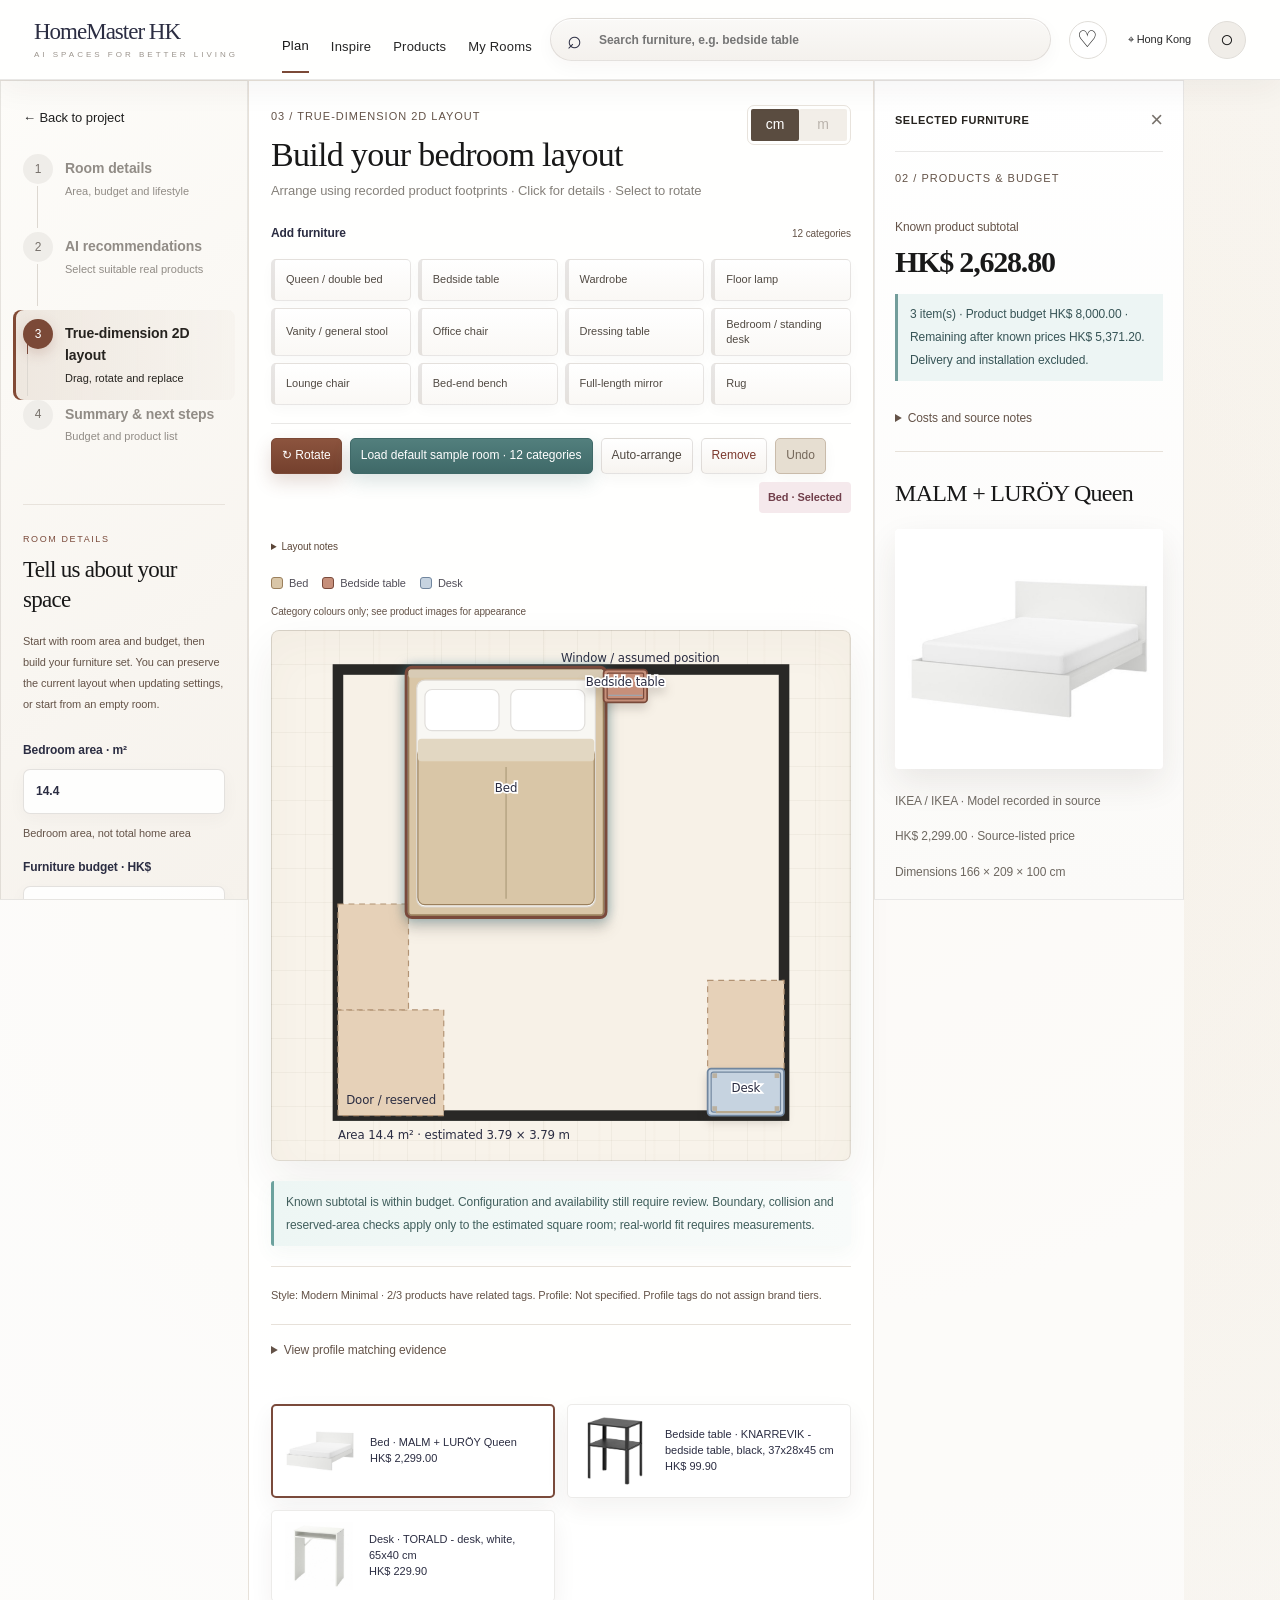
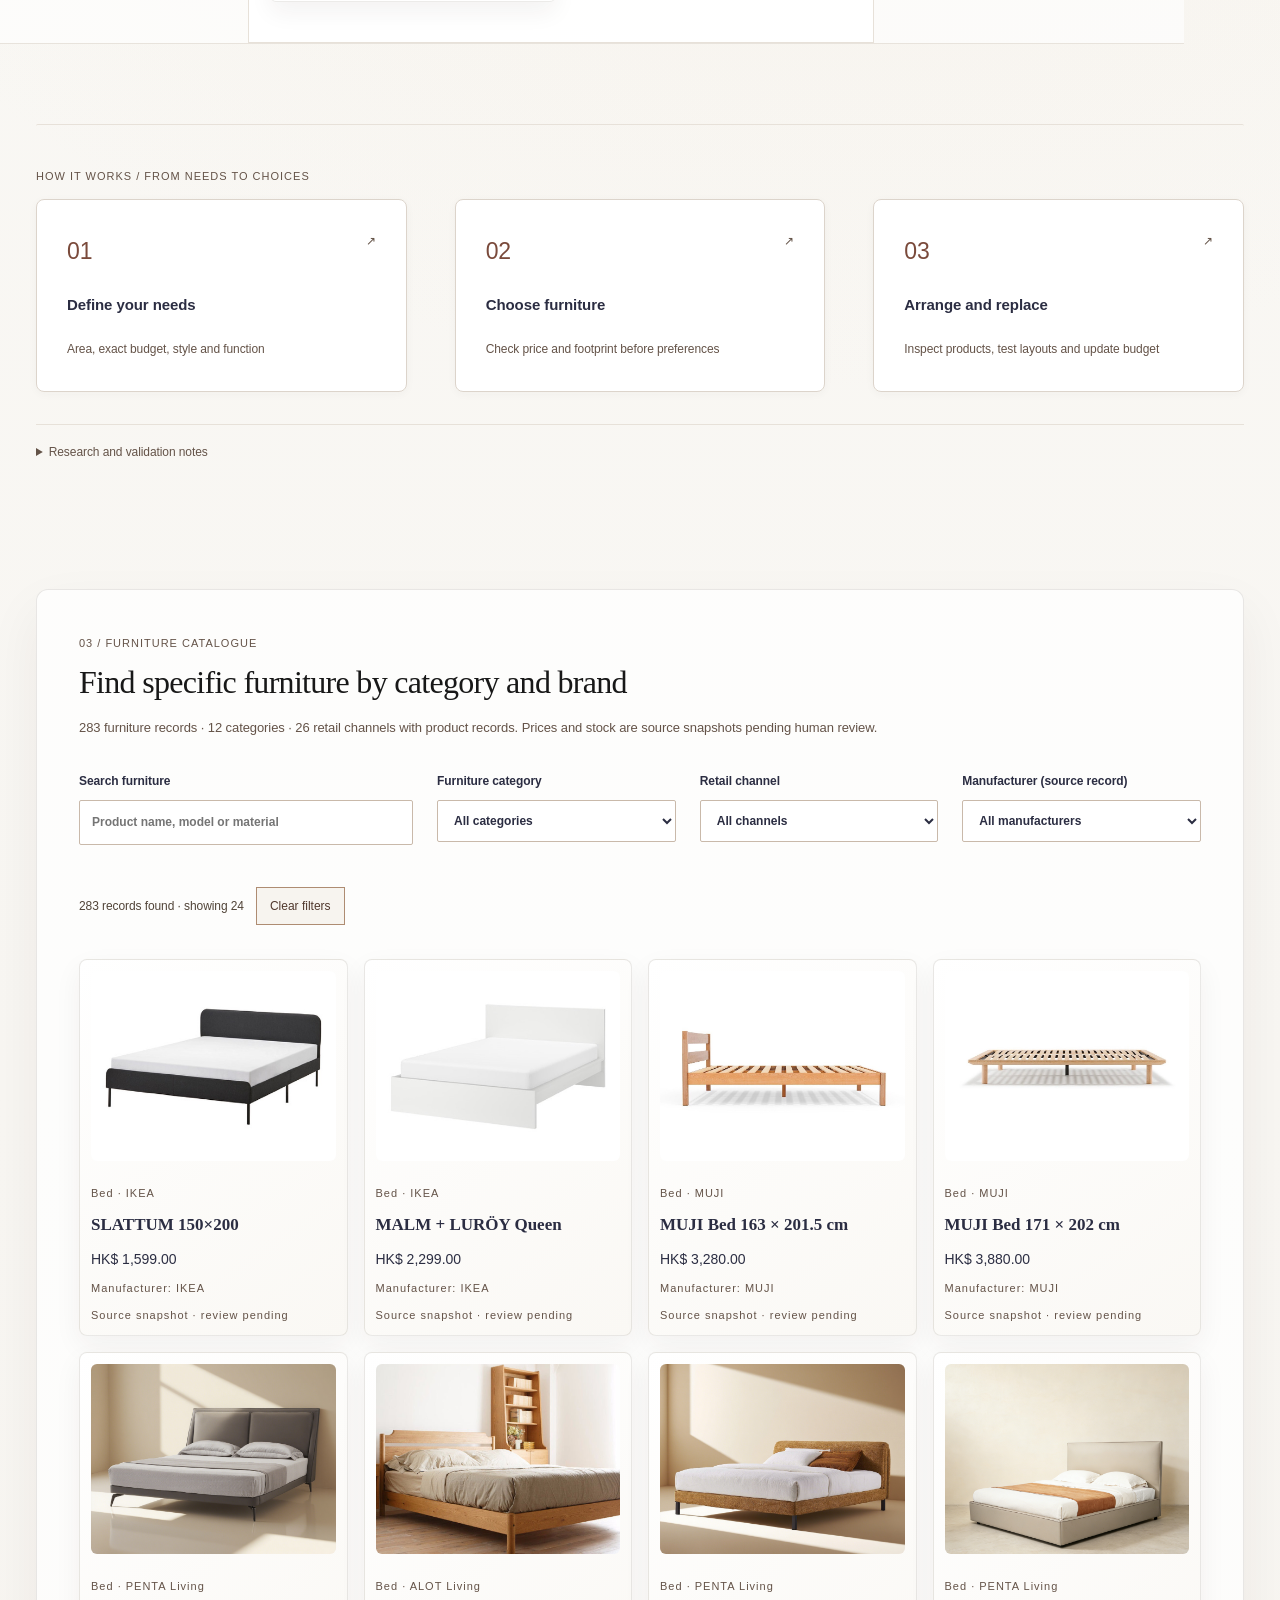
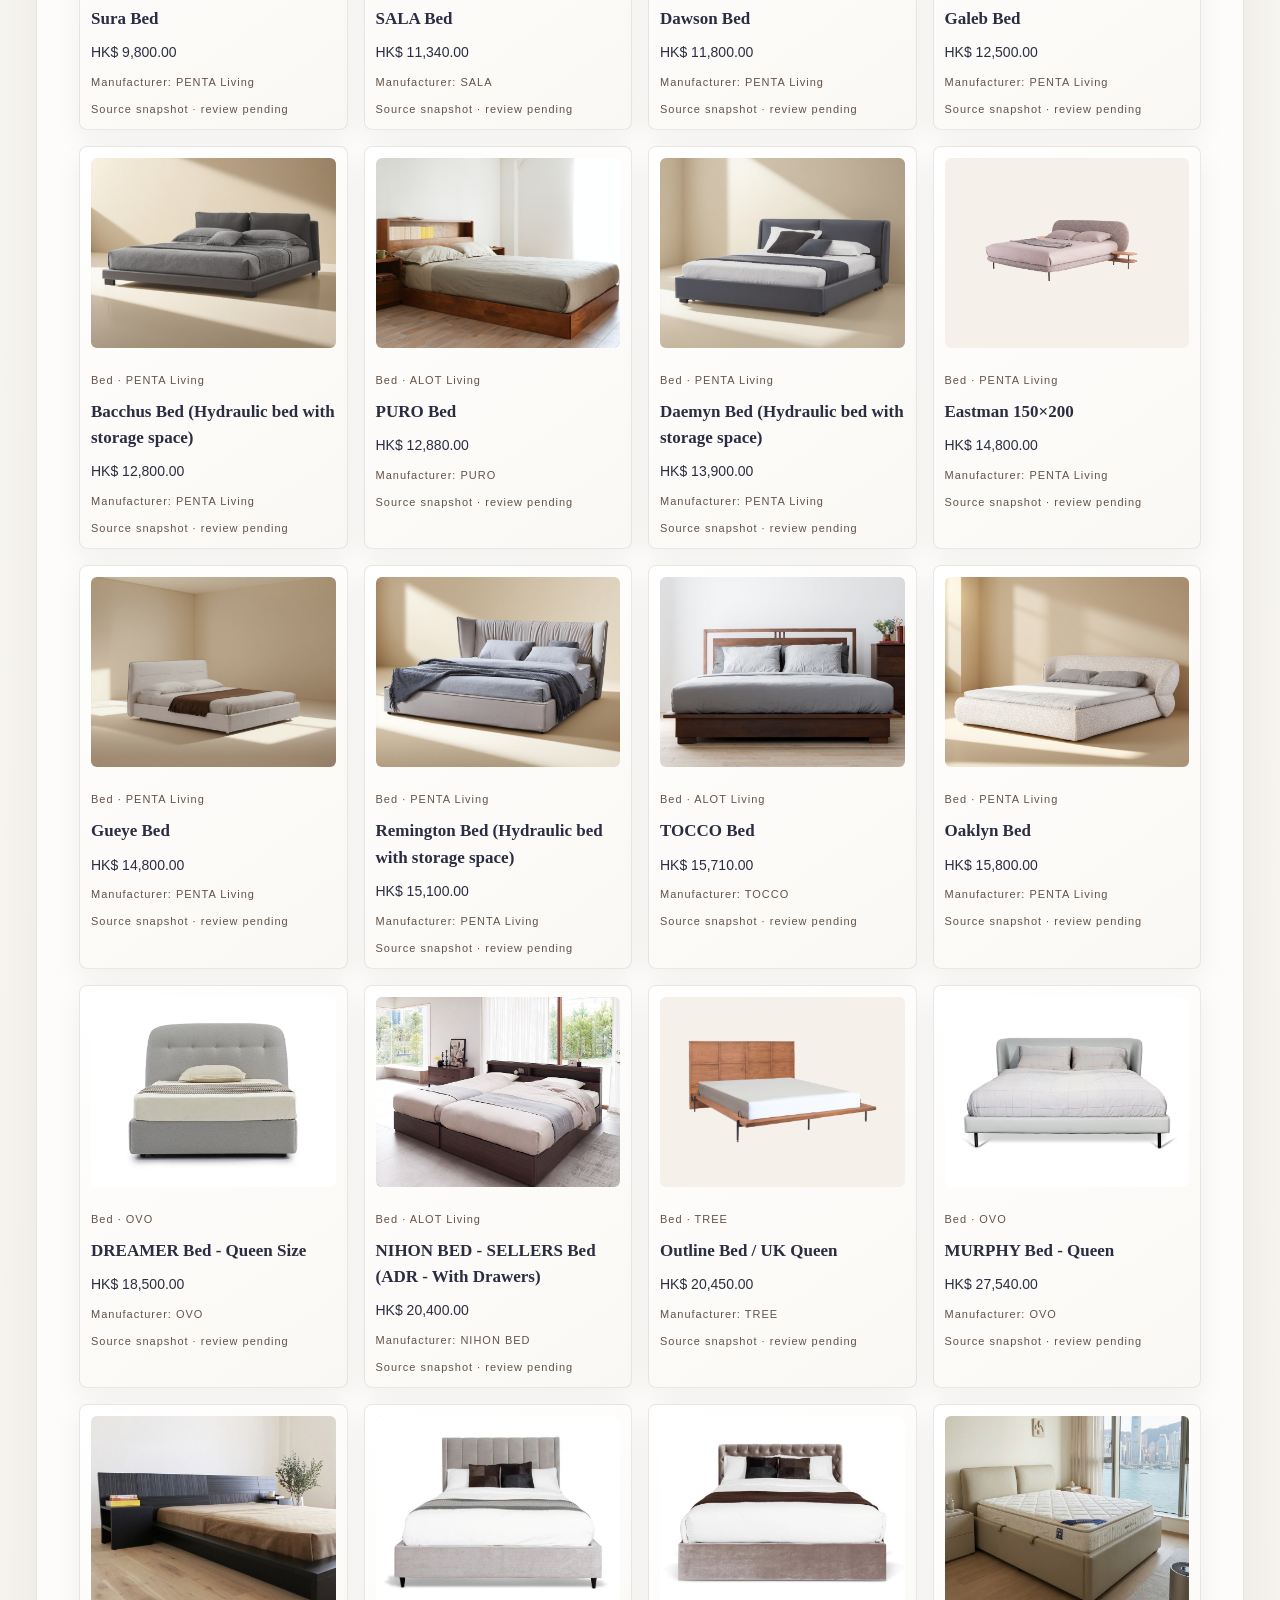
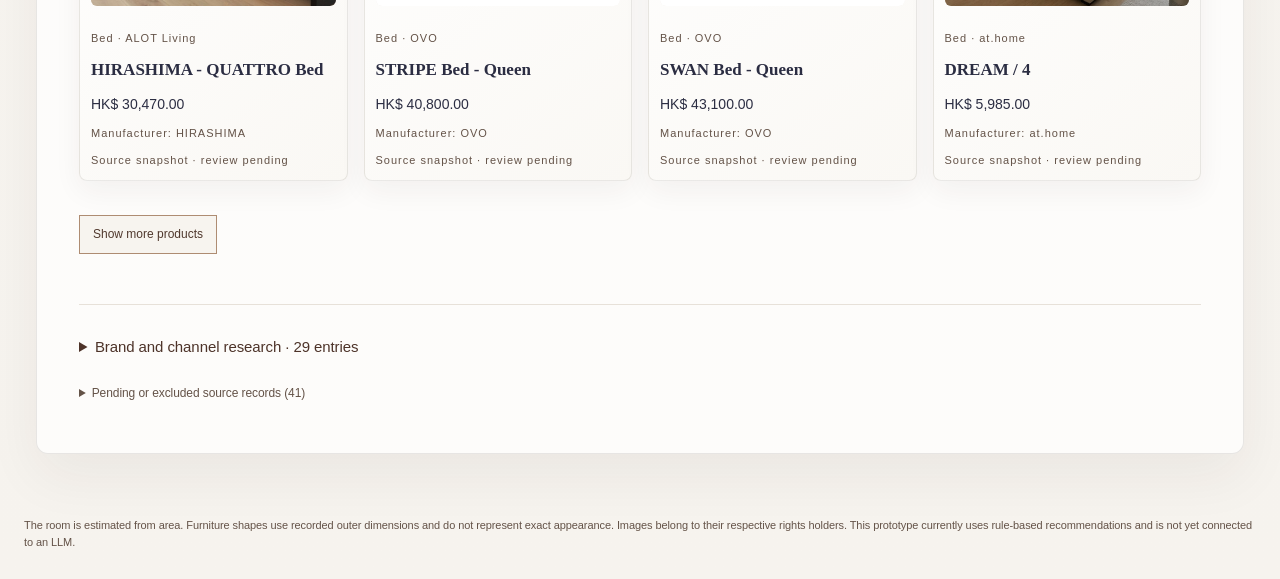
<file: mvp/index.html>
<!doctype html><html lang="en"><meta charset="utf-8"><meta name="viewport" content="width=device-width,initial-scale=1"><title>HomeMaster HK · Bedroom Planner</title><link rel="stylesheet" href="./ui.css"><header><a class="wordmark" href="#planner" aria-label="HomeMaster HK home"><strong>HomeMaster HK</strong><small>AI SPACES FOR BETTER LIVING</small></a><nav aria-label="Main navigation"><a href="#planner" class="nav-active">Plan</a><a href="#journey">Inspire</a><a href="#catalogue">Products</a><a href="#layout-workspace">My Rooms</a></nav><label class="header-search"><span aria-hidden="true">⌕</span><input type="search" placeholder="Search furniture, e.g. bedside table" aria-label="Search furniture"></label><div class="header-actions"><button type="button" aria-label="Saved products">♡</button><span class="local-badge">⌖ Hong Kong</span><button type="button" aria-label="My profile">○</button></div></header><div class="editorial-intro"><div><p class="eyebrow">HOMEMASTER HK / THE ART OF EVERYDAY LIVING</p><h1>Space for better everyday living.</h1></div><p>Start with one bedroom.<br>Balance real products, space and budget around the way you live.</p></div><main id="planner"><section class="input-panel"><a class="back-link" href="#">← Back to project</a><ol class="workflow-steps" aria-label="Design process"><li><span>1</span><div><strong>Room details</strong><small>Area, budget and lifestyle</small></div></li><li><span>2</span><div><strong>AI recommendations</strong><small>Select suitable real products</small></div></li><li class="is-current"><span>3</span><div><strong>True-dimension 2D layout</strong><small>Drag, rotate and replace</small></div></li><li><span>4</span><div><strong>Summary & next steps</strong><small>Budget and product list</small></div></li></ol><div class="setup-heading"><small>ROOM DETAILS</small><h2>Tell us about your space</h2></div><p class="muted">Start with room area and budget, then build your furniture set. You can preserve the current layout when updating settings, or start from an empty room.</p><label>Bedroom area · m²<input id="area" max="200" type="number" value="14.4" min="0.1" step="any" required><span class="input-hint">Bedroom area, not total home area</span></label><label>Furniture budget · HK$<input id="budget" type="number" value="8000" min="0" step="0.01" required></label><label>Design style<select id="style"><option value="现代简约">Modern Minimal</option><option value="日式自然">Japanese / Wabi-sabi</option><option value="北欧简约">Scandinavian</option><option value="现代轻奢">Contemporary Luxury</option><option value="工业风">Industrial</option><option value="美式现代经典">American / Transitional</option><option value="混搭">Eclectic</option><option value="不确定">Not sure</option></select><button type="button" id="open-style-guide">Browse style references ↗</button></label><div class="plan-actions"><button id="apply-settings">Apply area and budget, keep furniture</button><button id="generate">Generate starter set</button><button id="empty-room">Start with an empty room</button></div><details class="needs-panel"><summary>Household profile & needs</summary><p class="muted">Choose any relevant profile tags. They do not automatically determine brand, room size or budget.</p><div id="persona-tags"></div><div id="persona-suggestions" hidden><p id="persona-hint"></p><button id="use-suggestions">Add suggestions as preferences</button><p class="muted">Adds only unselected preferences and keeps your required conditions.</p></div><label>Housing status<select id="living"><option value="">Prefer not to say</option><option value="租房">Tenant</option><option value="首套自置">First home</option><option value="改善自住">Upgrading home</option><option value="与家人同住">Living with family</option><option value="为出租物业采购">Furnishing a rental property</option><option value="其他自置">Other owner-occupier</option></select></label><fieldset id="context-tags"><legend>Household and delivery context</legend><label><input type="checkbox" value="children">Children at home</label><label><input type="checkbox" value="pets">Pets at home</label><label><input type="checkbox" value="no_elevator">No lift / restricted access</label></fieldset><p class="muted">These tags prompt checks; they do not prove a product is safe, pet-resistant or deliverable.</p><div id="needs"></div><label>Top priority<select id="priority"><option value="">No priority</option><option value="easy_move">Easy to move</option><option value="need_storage">Storage</option><option value="home_office">Home office</option><option value="durable">Durability</option><option value="easy_clean">Easy cleaning</option></select></label><p class="muted">Preferred needs add score only when supported by evidence. Required needs exclude products with missing or conflicting evidence.</p></details><button id="apply-preferences">Save preferences and keep layout</button><details class="assumptions"><summary>Room assumptions and dimensions</summary><p class="notice">Area alone cannot determine room width and depth. This demo estimates a square room; door and window positions are illustrative, so real-world fit is not yet confirmed. The sample assumes a 150 × 200 cm mattress, a 90 cm doorway, a 60 cm passage and a window along the top wall.</p></details><div class="sidebar-visual" aria-hidden="true"><div><span>A well-planned</span><span>bedroom for a</span><span>better everyday.</span></div></div></section><section class="workspace" id="layout-workspace"><div class="workspace-heading"><div><small>03 / TRUE-DIMENSION 2D LAYOUT</small><h2>Build your bedroom layout</h2><p class="muted">Arrange using recorded product footprints · Click for details · Select to rotate</p></div><div class="unit-switch" aria-label="Dimension units"><button type="button" aria-pressed="true">cm</button><button type="button" disabled>m</button></div></div><div class="section-label"><h3>Add furniture</h3><span>12 categories</span></div><div id="layout-categories" aria-label="Furniture categories"></div><div id="layout-picker" hidden><div class="picker-heading"><strong id="picker-title"></strong><button id="picker-close">Close</button></div><p id="picker-status" aria-live="polite"></p><div id="picker-products"></div></div><div class="layout-tools"><button id="rotate">↻ Rotate</button><button id="sample-room">Load default sample room · 12 categories</button><button id="reset-layout">Auto-arrange</button><button id="remove">Remove</button><button id="undo">Undo</button><span id="selection-label">Select furniture to edit</span></div><details class="drawing-note"><summary>Layout notes</summary><p class="muted">Simplified shapes use recorded product footprints. Rugs may sit below furniture and office chairs may enter desk clearance areas. Bedding represents an existing item and is not included in the price. Confirm the actual room shape, openings and clearances.</p></details><div id="layout-legend" class="layout-colour-note" aria-label="Furniture colour legend"></div><svg id="room" role="group" aria-label="Bedroom floor plan"></svg><div id="status" aria-live="polite"></div><div id="preference-summary"></div><details id="profile-audit"><summary>View profile matching evidence</summary><div id="profile-audit-content"></div></details><div id="cards"></div></section><aside class="inspector"><div class="inspector-heading"><small>SELECTED FURNITURE</small><span aria-hidden="true">×</span></div><small>02 / PRODUCTS & BUDGET</small><p class="budget-caption">Known product subtotal</p><div id="total">—</div><p id="budget-balance" aria-live="polite"></p><details class="cost-note"><summary>Costs and source notes</summary><p class="notice">Delivery, installation and access fees are pending, so the order total is not confirmed. Prices are source snapshots and have not completed human review.</p></details><div id="detail">Select an item in the room to view details.</div><details class="replacement-panel"><summary>Replace this item</summary><div id="alternatives"></div></details><button id="export">Export plan JSON</button></aside></main><section class="journey" id="journey"><small>HOW IT WORKS / FROM NEEDS TO CHOICES</small><ol><li><a class="journey-button" href="#planner"><span class="journey-number">01</span><strong>Define your needs</strong><span class="journey-description">Area, exact budget, style and function</span><span class="journey-arrow" aria-hidden="true">↗</span></a></li><li><a class="journey-button" href="#catalogue"><span class="journey-number">02</span><strong>Choose furniture</strong><span class="journey-description">Check price and footprint before preferences</span><span class="journey-arrow" aria-hidden="true">↗</span></a></li><li><a class="journey-button" href="#layout-workspace"><span class="journey-number">03</span><strong>Arrange and replace</strong><span class="journey-description">Inspect products, test layouts and update budget</span><span class="journey-arrow" aria-hidden="true">↗</span></a></li></ol><details><summary>Research and validation notes</summary><p>Evaluation is separate from shopping. We report product fact accuracy, budget and spatial feasibility, and user satisfaction independently. HK$3,000 / 8,000 / 15,000 are preliminary test conditions, not validated market tiers.</p><p>Housing and household information acts as supporting context and does not prescribe brands. A participant’s real budget is recorded separately from the assigned experiment condition. Fair comparison requires the same frozen catalogue and task.</p><p>Human-reviewed ground truth, formal comparative testing and satisfaction validation are still pending. A room shape estimated from area is an assumption, not proof of real spatial compliance.</p></details></section><section class="catalogue-shell" id="catalogue"><small>03 / FURNITURE CATALOGUE</small><h2>Find specific furniture by category and brand</h2><p id="catalogue-summary" class="muted"></p><div class="catalogue-filters"><label>Search furniture<input id="catalogue-search" type="search" placeholder="Product name, model or material"></label><label>Furniture category<select id="catalogue-category"><option value="">All categories</option></select></label><label>Retail channel<select id="catalogue-channel"><option value="">All channels</option></select></label><label>Manufacturer (source record)<select id="catalogue-brand"><option value="">All manufacturers</option></select></label></div><p id="catalogue-count" aria-live="polite"></p><button id="catalogue-clear">Clear filters</button><div id="catalogue-grid"></div><button id="catalogue-more">Show more products</button><details class="brand-research"><summary>Brand and channel research · 29 entries</summary><p class="muted">Retail channels and manufacturers are shown separately. Record counts refer only to the current catalogue.</p><div id="brand-grid"></div></details><details><summary id="pending-summary"></summary><div id="pending-list"></div></details></section><dialog id="style-dialog"><button id="close-style">Close ×</button><h2>Which space feels most like you?</h2><p>Reference images communicate atmosphere only and do not represent products in the catalogue or current plan. Every style can work across budgets.</p><div id="style-options"></div><div class="style-other"><button data-style="混搭">Eclectic</button><button data-style="不确定">Not sure — explore first</button></div><p class="muted">Images come from supplied reference material for project discussion. Furniture shown is not treated as a matched catalogue product.</p></dialog><dialog id="export-dialog"><button id="close-export">Close ×</button><h2>Save current plan</h2><p>Includes products, budget and adjusted furniture positions. If downloading does not start, copy the JSON below.</p><a id="export-download" download="bedroom-plan.json">Download plan JSON ↓</a><label>Plan data<textarea id="export-json" readonly spellcheck="false"></textarea></label></dialog><dialog id="product-dialog"><button id="close-product" aria-label="Close product details">Close ×</button><div id="catalogue-detail"></div></dialog><footer>The room is estimated from area. Furniture shapes use recorded outer dimensions and do not represent exact appearance. Images belong to their respective rights holders. This prototype currently uses rule-based recommendations and is not yet connected to an LLM.</footer><script type="module" src="app.mjs?v=20261021-sample2"></script></html>
</file>
<file: mvp/ui.css>
:root{--blue:#51483b;--ink:#34332d;--muted:#807b70;--line:#d9d3c7;--surface:#fcfaf4;--soft:#eae5da;--radius:18px}*{box-sizing:border-box}html{scroll-behavior:smooth;scroll-padding-top:100px}body{margin:0;background:radial-gradient(ellipse at 85% 0,#e9e2d3,transparent 50%),#f4f1e8;color:var(--ink);font:14px/1.55 -apple-system,BlinkMacSystemFont,"Segoe UI",Arial,sans-serif}header{height:86px;padding:8px 32px;display:flex;align-items:center;justify-content:space-between;gap:20px;background:#f4f1e8ed;border-bottom:1px solid var(--line);position:sticky;top:0;z-index:10;backdrop-filter:blur(18px)}.brand{margin:0;line-height:0;flex-shrink:0}.brand img{width:116px;height:69px;display:block;object-fit:contain;border-radius:0}nav{display:flex;align-items:center;gap:8px}a{color:var(--blue);text-decoration:none}nav a{padding:9px 16px;border-radius:24px;font-size:13px;color:var(--muted)}nav a:hover,.nav-active{background:#e8e1d3;color:var(--blue)}.local-badge{padding:5px 10px;border:1px solid var(--line);border-radius:20px;font-size:11px;color:var(--muted);margin-left:10px}main{max-width:1640px;margin:auto;padding:24px;display:grid;grid-template-columns:230px minmax(0,1fr) 292px;gap:18px;align-items:start}section,aside{min-width:0;background:var(--surface);border:1px solid var(--line);border-radius:var(--radius);padding:22px;box-shadow:0 4px 20px #564e4004}h2{font-size:22px;line-height:1.3;letter-spacing:-.6px;margin:8px 0 14px;font-weight:650}h3{font-size:13px;margin:0}small,.muted{color:var(--muted)}.muted{font-size:12px;margin:9px 0 16px;line-height:1.7}small{font-size:11px;letter-spacing:.3px}label{display:block;font-size:12px;font-weight:550;margin:18px 0}input,select,textarea,button{font:inherit}input,select,textarea{border:1px solid #d4caba;border-radius:10px;padding:11px 12px;background:#f6f3eb;color:var(--ink);width:100%;margin-top:7px;min-width:0}input:focus,select:focus,textarea:focus{outline:3px solid #75675024;border-color:var(--blue);background:white}button{border:1px solid transparent;border-radius:10px;background:var(--blue);color:#fcfaf4;min-height:38px;padding:9px 13px;cursor:pointer;transition:background .15s,box-shadow .15s,transform .15s}button:hover:not(:disabled){filter:brightness(.97);box-shadow:0 3px 10px #51483b15}button:active:not(:disabled){transform:translateY(1px)}button:focus-visible,a:focus-visible,summary:focus-visible{outline:3px solid #85755880;outline-offset:3px}button:disabled{opacity:.45;cursor:not-allowed}#generate{width:100%;font-weight:600;margin:3px 0 17px;box-shadow:0 3px 10px #51483b1a}summary{cursor:pointer;font-size:12px;color:var(--muted);padding:8px 0;list-style-position:inside}.notice{font-size:12px;line-height:1.8;background:#eae5db;border-radius:10px;padding:12px;color:#756d5e;margin:8px 0}.input-panel,.inspector{position:sticky;top:110px}.input-panel .assumptions{border-top:1px solid var(--line);padding-top:5px}.workspace{padding:22px 24px}.workspace>h2{font-size:25px;margin-bottom:7px}.section-label{display:flex;justify-content:space-between;align-items:center;margin:17px 0 8px}.section-label span{font-size:11px;color:#918979}#layout-categories{display:grid;grid-template-columns:repeat(4,minmax(0,1fr));gap:6px;margin-bottom:16px}#layout-categories button{font-size:11px;line-height:1.35;color:#6d6456;background:#efebe1;border:1px solid #e4dfd3;padding:8px 5px;min-height:37px}#layout-categories button:hover{background:#e6dfd1}#layout-categories button[aria-pressed=true]{background:#dfd4c0;color:#514430;border-color:#99876a;box-shadow:inset 0 0 0 1px #99876a}.layout-tools{display:flex;gap:6px;align-items:center;flex-wrap:wrap;border-top:1px solid var(--line);padding-top:13px}.layout-tools button{background:#eae5d9;color:#6d604b;font-size:11px;padding:7px 10px;min-height:32px}#remove{color:#885e4b}#selection-label{font-size:10px;color:var(--muted);margin-left:auto}.drawing-note summary{font-size:10px;padding:7px 0}#room{display:block;width:100%;height:clamp(300px,46vh,550px);background:radial-gradient(ellipse at center,#fcfaf4,#eee8dc);border:1px solid #e2dbce;border-radius:14px;padding:12px;touch-action:pan-y}#room text{font:10px -apple-system,system-ui;fill:#5b5346;user-select:none}.furniture{cursor:grab;touch-action:none}.furniture:active{cursor:grabbing}.furniture:focus-visible{outline:none;filter:drop-shadow(0 0 3px #87714e)}#status{font-size:11px;color:#7c7465;line-height:1.7;margin:12px 0}#cards{display:flex;gap:8px;overflow-x:auto;padding:3px 0 8px;scroll-snap-type:x proximity}#cards button{flex:0 0 190px;display:flex;align-items:center;gap:8px;text-align:left;background:white;color:var(--ink);border:1px solid var(--line);padding:10px;scroll-snap-align:start}#cards button[aria-pressed=true]{border-color:#9d8a69;background:#eae2d3}img{object-fit:contain;border-radius:8px;width:54px;height:54px}#cards img{width:42px;height:42px}#cards span{font-size:10px;line-height:1.6;display:-webkit-box;-webkit-line-clamp:3;-webkit-box-orient:vertical;overflow:hidden;white-space:pre-line}.budget-caption{font-size:12px;color:var(--muted);margin:17px 0 2px}#total{font-size:31px;line-height:1.4;font-weight:650;letter-spacing:-1.2px}.cost-note{border-bottom:1px solid var(--line);margin-bottom:15px;padding-bottom:7px}#detail{font-size:12px;line-height:1.7;overflow-wrap:anywhere}#detail h2{font-size:17px;line-height:1.45;margin:10px 0}#detail img{width:100%;height:150px;background:#f2ede2;border-radius:12px}#detail p{margin:10px 0;color:#746b5b}#alternatives{max-height:300px;overflow:auto;overscroll-behavior:contain}#alternatives h3{display:none}#alternatives button{width:100%;background:#eee7d9;color:#695a42;border:1px solid #ded4c2;font-size:11px;margin:4px 0;text-align:left}.replacement-panel{margin-top:14px;border-top:1px solid var(--line)}#export{width:100%;background:#e8e0d1;color:#64543b;margin-top:14px;font-size:12px}.inspector{max-height:calc(100vh - 134px);overflow:auto;scrollbar-width:thin}.catalogue-shell{max-width:1592px;margin:0 auto 24px;width:calc(100% - 48px);padding:28px}.catalogue-shell h2{font-size:24px}.catalogue-filters{display:grid;grid-template-columns:1.4fr repeat(3,1fr);gap:14px}.catalogue-filters label{margin:12px 0}#catalogue-count{font-size:12px;color:var(--muted);display:inline-block;margin-right:12px}#catalogue-clear,#catalogue-more{background:#e8e0d1;color:#64543b;font-size:12px;margin:10px 0}#catalogue-grid{display:grid;grid-template-columns:repeat(auto-fill,minmax(205px,1fr));gap:14px;margin:12px 0}#catalogue-grid button{display:flex;flex-direction:column;align-items:start;text-align:left;background:white;color:var(--ink);border:1px solid var(--line);padding:16px;gap:5px;border-radius:14px}#catalogue-grid button:hover{border-color:#b8a789;background:#f4efe4}#catalogue-grid img{width:100%;height:135px;margin-bottom:5px}#catalogue-grid strong{font-size:13px}#catalogue-grid small{font-size:11px}.brand-research{border-top:1px solid var(--line);margin:22px 0 10px;padding-top:12px}.brand-research>summary{font-size:15px;color:var(--ink)}#brand-grid{display:grid;grid-template-columns:repeat(auto-fill,minmax(240px,1fr));gap:12px;margin:15px 0}#brand-grid details{padding:14px;border:1px solid var(--line);border-radius:12px}#brand-grid p,#pending-list p{font-size:11px;color:var(--muted)}#pending-list{max-height:320px;overflow:auto}dialog{border:1px solid var(--line);border-radius:22px;padding:24px;max-width:620px;width:calc(100% - 32px);max-height:85dvh;overflow:auto;color:var(--ink);overscroll-behavior:contain;box-shadow:0 24px 90px #30291f26}dialog::backdrop{background:#30291f66;backdrop-filter:blur(5px)}#close-product,#close-export{float:right;position:sticky;top:0;z-index:2;background:#e8e0d1;color:#695b45;font-size:12px}#catalogue-detail{clear:both;line-height:1.75;overflow-wrap:anywhere;font-size:13px}#catalogue-detail img{width:100%;height:200px}#catalogue-detail dl{display:grid;grid-template-columns:100px minmax(0,1fr);gap:12px}dt{color:var(--muted)}dd{margin:0;min-width:0}#export-json{height:280px;font:11px/1.5 monospace;resize:vertical}#export-download{display:inline-block;padding:10px;background:#e8e0d1;border-radius:8px}.add-to-room{display:block;margin:8px 0 16px;width:100%}#layout-picker{background:#f1ecdf;border:1px solid #d9cfbd;border-radius:12px;padding:12px;margin-bottom:14px}.picker-heading{display:flex;justify-content:space-between;align-items:center;font-size:13px}.picker-heading button{padding:5px 10px;min-height:28px;background:#e8dfcf;color:#6b5a3c;font-size:11px}#picker-status{font-size:11px;color:var(--muted);margin:9px 0}#picker-products{max-height:255px;overflow:auto;overscroll-behavior:contain}.picker-item{display:grid;grid-template-columns:48px minmax(0,1fr);gap:10px;padding:10px 0;border-top:1px solid var(--line)}.picker-item img{width:48px;height:48px}.picker-item strong{font-size:12px}.picker-item small{display:block;font-size:10px}.picker-item button{font-size:11px;padding:5px 10px;min-height:30px;margin:5px 5px 0 0}footer{max-width:1640px;margin:auto;padding:0 24px 28px;font-size:11px;color:#918979}button,a,input,select,summary{-webkit-tap-highlight-color:transparent}@media(min-width:1500px){main{grid-template-columns:250px minmax(0,1fr) 320px;gap:22px}.workspace{padding:26px 30px}}@media(max-width:1100px){main{grid-template-columns:205px minmax(0,1fr);gap:16px;padding:18px}.inspector{grid-column:2;position:static;max-height:none}.inspector #detail{max-height:330px;overflow:auto}.input-panel{grid-row:span 2}.catalogue-shell{width:calc(100% - 36px)}#room{height:430px}#layout-categories{grid-template-columns:repeat(4,minmax(0,1fr))}.workspace{padding:20px}.catalogue-filters{grid-template-columns:1fr 1fr}}@media(max-width:700px){header{height:72px;padding:6px 16px}.brand img{width:96px;height:57px}nav{gap:0}nav a{font-size:11px;padding:8px 10px}.local-badge{display:none}html{scroll-padding-top:86px}main{display:flex;flex-direction:column;padding:14px;gap:14px}main>section,aside{width:100%;padding:18px;border-radius:16px}.input-panel,.inspector{position:static}.input-panel h2{font-size:20px}.input-panel{display:grid;grid-template-columns:1fr 1fr;gap:0 14px}.input-panel h2,.input-panel>.muted,.input-panel>p,.input-panel>details,.input-panel>#generate{grid-column:1/-1}.input-panel label{margin:8px 0}.input-panel>label:nth-of-type(3){grid-column:1/-1}#generate{margin:9px 0}.workspace>h2{font-size:23px}#layout-categories{grid-template-columns:repeat(4,minmax(0,1fr));gap:5px}#layout-categories button{font-size:10px;min-height:39px;padding:7px 3px}#room{height:360px;padding:7px}.layout-tools{gap:5px}#selection-label{margin-left:0}.inspector #detail{max-height:330px;overflow:auto}.catalogue-shell{width:calc(100% - 28px);padding:18px}.catalogue-shell h2{font-size:21px}.catalogue-filters{gap:10px}#catalogue-grid{grid-template-columns:repeat(2,minmax(0,1fr));gap:9px}#catalogue-grid button{padding:11px}#catalogue-grid img{height:110px}#catalogue-grid strong{font-size:12px}#brand-grid{grid-template-columns:1fr}dialog{padding:18px}#catalogue-detail dl{grid-template-columns:82px minmax(0,1fr)}footer{padding:0 16px 22px}#picker-products{max-height:240px}}@media(prefers-reduced-motion:reduce){html{scroll-behavior:auto}*{transition:none!important}}

.input-hint{display:block;font-size:10px;color:var(--muted);font-weight:400;margin-top:6px}.layout-tools button{min-height:36px}@media(max-width:700px){.input-panel>.muted{margin-bottom:9px}.input-panel>label:nth-of-type(3){margin-top:4px}#layout-categories button{min-height:42px}}

/* Warm paper, pale timber and generous editorial spacing. */
:root{--blue:#64543b;--ink:#34332d;--muted:#807b70;--line:#d9d3c7;--surface:#f8f5ed;--soft:#eae5da;--radius:2px}body{background:#f4f1e8;font-weight:400}header{background:#f4f1e8f5;box-shadow:none;border-color:#d9d3c7;height:92px;padding:10px 40px}.brand img{mix-blend-mode:multiply}nav a{border-radius:0;letter-spacing:.5px}nav a:hover,.nav-active{background:transparent;border-bottom:1px solid #75664e;color:#554a37}.local-badge{border-radius:0;border-color:#d3cbbb}.editorial-intro{max-width:1592px;margin:0 auto;padding:42px 26px 32px;display:flex;justify-content:space-between;align-items:end;gap:30px;border-bottom:1px solid #d9d3c7}.editorial-intro .eyebrow{font-size:10px;letter-spacing:3px;color:#857966;margin:0 0 13px}.editorial-intro h1{font:400 32px/1.5 "Songti SC","Noto Serif CJK SC","STSong",serif;letter-spacing:3px;margin:0;color:#4a4338}.editorial-intro>p{font-size:12px;line-height:2;color:#8b8070;max-width:310px;margin:0}main{padding-top:30px;gap:24px}section,aside{box-shadow:none;border:0;border-radius:2px;background:#f8f5ed}.input-panel{background:transparent;padding:22px 10px}.workspace{background:#ece6d9;border:1px solid #e3dac9;padding:27px 28px}.workspace>h2{font-family:"Songti SC","STSong",serif;font-size:26px;font-weight:400;letter-spacing:1.5px}.inspector{background:transparent;border-left:1px solid #d9d3c7;padding-left:24px}.input-panel h2{font-size:19px;font-weight:500;letter-spacing:1px}h2{font-weight:500}input,select,textarea,button{border-radius:2px}input,select{background:#f8f5ed;border-color:#cfc6b5}button{font-weight:400}button:hover:not(:disabled){box-shadow:none}#generate{background:#514b3e;box-shadow:none;color:#f4efe2;letter-spacing:1px}#layout-categories{gap:0;border-top:1px solid #d3c9b7;border-left:1px solid #d3c9b7;margin-top:12px;margin-bottom:22px}#layout-categories button{background:transparent;border:0;border-right:1px solid #d3c9b7;border-bottom:1px solid #d3c9b7;border-radius:0;min-height:43px;color:#776a54}#layout-categories button:hover{background:#e2d8c5}#layout-categories button[aria-pressed=true]{box-shadow:inset 0 -2px #756044;border-color:#c7baa4;background:#dfd3bd;color:#4f4332}.section-label{margin-top:23px}.layout-tools{padding-top:14px;border-color:#d3c9b7}.layout-tools button{background:#e3dccd;border-radius:0}.drawing-note summary{color:#8b7d65;padding:10px 0}#room{border-radius:0;border:1px solid #d9cfbd;background:repeating-linear-gradient(90deg,#f6f1e7 0,#f6f1e7 80px,#f0eadf 81px,#f6f1e7 82px);padding:18px}#cards button{background:#f3eee3;border:1px solid #d7cbb7;border-radius:1px}#cards button[aria-pressed=true]{border-color:#9b896c;background:#e4dac6}#detail img{border-radius:0;background:#fcfaf5}#total{font-weight:500;letter-spacing:-1px;font-size:30px}.notice{background:#eae3d6;border-radius:0}.cost-note,.replacement-panel{border-color:#d8cebd}#export{border:1px solid #8b7c62;background:transparent;border-radius:0;color:#66583f}#alternatives button{border-radius:0;background:#eee7d8;border-color:#dbcfbb;color:#6b5c44}.catalogue-shell{background:transparent;border-top:1px solid #d6ccba;border-radius:0;padding-top:40px;margin-top:18px}.catalogue-shell h2{font-family:"Songti SC","STSong",serif;font-weight:400;letter-spacing:1px;font-size:26px}#catalogue-grid{gap:22px}#catalogue-grid button{background:#f7f3e9;border:0;border-bottom:1px solid #d9cfbd;border-radius:0;padding:20px}#catalogue-grid button:hover{background:#eee7d9;border-color:#a18d6a}#catalogue-grid img{background:#fcfaf4;border-radius:0;height:165px}#catalogue-clear,#catalogue-more{background:transparent;border:1px solid #b4a58b;border-radius:0;color:#736247}#layout-picker{background:#f4eee1;border-color:#cfbfa3;border-radius:0}dialog{border-radius:2px;background:#f7f2e7;border-color:#cdbda1}dialog::backdrop{background:#342b2066;backdrop-filter:blur(3px)}#close-product,#close-export,.picker-heading button{background:#e6ddcc;border-radius:0;color:#6d5b3e}#catalogue-detail img{border-radius:0}.add-to-room{background:#5c5343;color:#f7f0e0}#brand-grid details{border-radius:0;background:#f4eee1}.input-hint{color:#918570}.furniture:focus-visible{filter:drop-shadow(0 0 3px #87714e)}footer{padding-top:15px;color:#9a8d76}small{letter-spacing:1px}.input-panel,.inspector{top:116px}html{scroll-padding-top:110px}@media(max-width:1100px){main{gap:18px}.editorial-intro{padding:30px 20px 24px;margin:0 18px}.editorial-intro h1{font-size:27px}.inspector{border-left:0;border-top:1px solid #d9d3c7;padding-top:24px}}@media(max-width:700px){header{height:76px;padding:8px 20px}.editorial-intro{padding:24px 4px;margin:0 18px;display:block}.editorial-intro h1{font-size:25px;letter-spacing:2px}.editorial-intro>p{font-size:11px;margin-top:12px;max-width:none}.editorial-intro .eyebrow{font-size:9px;letter-spacing:2px}.input-panel{padding:18px 7px;border-bottom:1px solid #d9d3c7}.workspace{padding:20px 16px}.inspector{padding:20px 7px}.workspace>h2{font-size:23px}#layout-categories button{font-size:10px;min-height:44px}.catalogue-shell{padding:28px 4px}#catalogue-grid{gap:12px}#catalogue-grid button{padding:12px}#catalogue-grid img{height:125px}#room{padding:8px}.input-panel,.inspector{position:static}html{scroll-padding-top:90px}}

/* User palette: warm brown / ink / pale timber / cream. */
:root{--blue:#6f4d3e;--ink:#2b2d42;--muted:#645348;--line:#c6ac93;--surface:#fffaf1;--soft:#d9c6b2}body{background:#f5f0e1;color:#2b2d42}header{background:#f5f0e1;border-color:#cbb39a;backdrop-filter:none}.editorial-intro{border-color:#cbb39a}.editorial-intro h1{color:#6f4d3e}.editorial-intro .eyebrow,.editorial-intro>p{color:#645348}nav a{color:#51443e}nav a:hover,nav a.nav-active{color:#6f4d3e;border-bottom-color:#6f4d3e;background:#e9dac7}.local-badge{color:#645348;border-color:#c6ac93}h2,h3,label,strong{color:#2b2d42}small,.muted,summary,.input-hint{color:#645348}.muted{font-size:13px}.input-hint{font-size:11px}.input-panel{background:#fffaf1;border:1px solid #d9c6b2;padding:22px 18px}.workspace{background:#eadbc8;border-color:#c6ac93}.workspace>h2{color:#4d3329}.inspector{background:#fffaf1;border:1px solid #d9c6b2;padding:22px}.budget-caption{color:#645348}#total{color:#6f4d3e;font-weight:650}input,select,textarea{background:#fffdf7;color:#2b2d42;border-color:#ae8c72}input:focus,select:focus,textarea:focus{background:#fffdf7;border-color:#6f4d3e;outline:3px solid #6f4d3e26}button{background:#6f4d3e;color:#fffaf1}#generate,.add-to-room{background:#6f4d3e;color:#fffaf1}#generate:hover,.add-to-room:hover{background:#57392d}button:focus-visible,a:focus-visible,summary:focus-visible{outline-color:#6f4d3e99}#layout-categories{border-color:#bda085;gap:5px;border:0}#layout-categories button{background:#f5f0e1;border:1px solid #b89a7d;color:#4b352b;font-size:12px;font-weight:500}#layout-categories button:hover{background:#e1c8ae;border-color:#6f4d3e}#layout-categories button[aria-pressed=true]{background:#6f4d3e;color:#fffaf1;border-color:#6f4d3e;box-shadow:none}.section-label span{color:#645348}.layout-tools{border-color:#bfa48b}.layout-tools button{background:#f5f0e1;color:#50382d;border:1px solid #b99a7e;font-size:12px}#remove{color:#7b382d}#selection-label{color:#50382d;font-size:11px;font-weight:550}.drawing-note summary{color:#5b4637}#room{background:#fffaf1;border:1px solid #b99a7e}#room text{fill:#2b2d42}#status{color:#514438;font-size:12px}#cards button{background:#fffaf1;border-color:#c6ac93;color:#2b2d42}#cards button[aria-pressed=true]{background:#ead7c0;border:2px solid #6f4d3e}#cards span{font-size:11px}#detail p{color:#514438}#detail img{background:#fffdf7}.notice{background:#eadbc8;color:#514438}.cost-note,.replacement-panel{border-color:#c6ac93}#alternatives button{background:#f5f0e1;color:#50382d;border-color:#bfa083}#export{background:#6f4d3e;color:#fffaf1;border-color:#6f4d3e}#layout-picker{background:#fffaf1;border-color:#ae8c72}#picker-status{color:#5c473a;font-size:12px}.picker-heading button{background:#eadbc8;color:#50382d;border-color:#b99a7e}.picker-item{border-color:#d9c6b2}.picker-item small{color:#645348}.catalogue-shell{border-color:#bfa083}.catalogue-shell h2{color:#6f4d3e}#catalogue-count{color:#514438}#catalogue-grid button{background:#fffaf1;border:1px solid #d0b99f;color:#2b2d42}#catalogue-grid button:hover{background:#eedfca;border-color:#6f4d3e}#catalogue-grid small{color:#645348}#catalogue-clear,#catalogue-more{background:#eadbc8;color:#50382d;border-color:#ae8c72}.brand-research{border-color:#bfa083}.brand-research>summary{color:#4d3329}#brand-grid details{background:#fffaf1;border-color:#d0b99f}#brand-grid p,#pending-list p{color:#645348}dialog{background:#fffaf1;color:#2b2d42;border-color:#ae8c72}dialog::backdrop{background:#2b2d4266}#close-product,#close-export{background:#eadbc8;color:#50382d;border:1px solid #b99a7e}#catalogue-detail dt{color:#645348}#catalogue-detail dd{color:#2b2d42}#export-download{background:#eadbc8;color:#50382d}footer{color:#645348}a{color:#6f4d3e}button:disabled{opacity:1;color:#75685b!important;background:#e6ded1!important;border-color:#c9bbaa!important;box-shadow:none}button:disabled img{opacity:.7}@media(max-width:700px){.input-panel{padding:18px;border:1px solid #d9c6b2}.inspector{padding:20px;border:1px solid #d9c6b2}#layout-categories button{font-size:11px}}
#open-style-guide{display:block;width:100%;background:transparent;color:#6f4d3e;border:1px solid #bda085;margin-top:9px;font-size:12px}.needs-panel{margin:8px 0 16px;border-top:1px solid #c6ac93}.needs-panel label{font-size:12px}fieldset{border:0;padding:0;margin:12px 0}legend{font-size:12px;font-weight:550}#needs{display:grid;grid-template-columns:1fr 1fr;gap:6px}#needs legend{grid-column:1/-1}#needs label{margin:0;display:flex;align-items:center;gap:6px;font-size:11px;font-weight:400}#needs input{width:15px;height:15px;margin:0;accent-color:#6f4d3e}#style-dialog{max-width:950px}#style-dialog>p{font-size:12px;color:#645348}#close-style{float:right;background:#eadbc8;color:#50382d}#style-options{display:grid;grid-template-columns:repeat(3,minmax(0,1fr));gap:16px;margin-top:18px}#style-options button{display:flex;flex-direction:column;align-items:start;text-align:left;background:#f5f0e1;color:#2b2d42;border:1px solid #d0b99f;padding:0 0 12px;gap:5px}#style-options strong,#style-options small,#style-options button>span:last-child{margin:0 12px}#style-options strong{font-size:14px}#style-options small{font-size:10px}#style-options button>span:last-child{font-size:11px;line-height:1.7;color:#645348}.style-thumb{display:block;width:100%;aspect-ratio:1.25;background-repeat:no-repeat}.style-thumb.board-1{background-size:215% 286%}.style-thumb.board-2{background-size:213% 130%}.style-other{display:flex;gap:10px;margin:18px 0}.style-other button{flex:1;background:#eadbc8;color:#50382d}#preference-summary{font-size:11px;line-height:1.8;color:#645348;border-top:1px solid #c6ac93;padding:10px 0}.journey{max-width:1592px;width:calc(100% - 48px);margin:25px auto;background:transparent;border-top:1px solid #c6ac93;padding:30px 12px}.journey ol{list-style:none;padding:0;display:grid;grid-template-columns:repeat(3,1fr);gap:30px;counter-reset:step}.journey li{counter-increment:step;display:flex;flex-direction:column;gap:10px;font-size:13px}.journey li:before{content:'0' counter(step);color:#6f4d3e;font-size:20px}.journey li span{font-size:12px;color:#645348}.journey details{margin-top:25px;border-top:1px solid #d9c6b2;padding-top:10px}.journey details p{font-size:12px;line-height:1.9;max-width:950px}.input-panel{max-height:calc(100vh - 135px);overflow-y:auto;scrollbar-width:thin}@media(max-width:700px){#style-options{grid-template-columns:1fr 1fr;gap:10px}.journey{width:calc(100% - 28px);padding:22px 4px}.journey ol{gap:15px}.journey li{font-size:12px}.journey li span{font-size:11px}.input-panel{max-height:none;overflow:visible}.needs-panel{grid-column:1/-1}#style-options strong{font-size:12px}}

#apply-preferences{width:100%;font-size:11px;margin-bottom:8px;background:transparent;border:1px solid #bda085;color:#6f4d3e}@media(max-width:700px){#apply-preferences{grid-column:1/-1}}
#persona-tags{display:flex;flex-wrap:wrap;gap:6px;margin:12px 0}#persona-tags button{font-size:11px;background:#f5f0e1;color:#50382d;border:1px solid #b99a7e;min-height:34px;padding:6px 9px}#persona-tags button[aria-pressed=true]{background:#6f4d3e;color:#fffaf1;border-color:#6f4d3e}#persona-suggestions{padding:10px;background:#eadbc8;margin-bottom:12px}#persona-hint{font-size:11px;line-height:1.7;margin:0 0 9px}#use-suggestions{font-size:11px;min-height:32px}#needs{display:block}#needs label{display:grid;grid-template-columns:minmax(0,1fr) 98px;align-items:center;gap:8px;margin:8px 0;font-size:11px}#needs select{width:100%;padding:6px;margin:0;font-size:11px}#context-tags label{display:flex;align-items:center;gap:7px;font-size:11px;margin:7px 0}#context-tags input{width:15px;height:15px;margin:0;accent-color:#6f4d3e}#profile-audit{font-size:12px;border-top:1px solid #c6ac93;margin-bottom:12px}#profile-audit-content{max-height:280px;overflow:auto;font-size:11px;line-height:1.8}#profile-audit-content strong{display:block;margin-top:10px}#profile-audit-content p{margin:5px 0;color:#645348}

/* More breathing room while keeping the planning canvas usable. */
.editorial-intro{width:calc(100% - 96px);max-width:1592px;padding:64px 0 48px;margin:0 auto;gap:48px}
.editorial-intro h1{line-height:1.65}.editorial-intro>p{line-height:2.2}
main{width:calc(100% - 96px);max-width:1592px;padding:40px 0 0;grid-template-columns:250px minmax(0,1fr) 292px;gap:32px}
.input-panel,.inspector{padding:28px 22px}.workspace{padding:34px 30px}
.input-panel>label{margin:26px 0}.input-panel>.muted{margin:16px 0 26px;line-height:1.9}
input,select,textarea{margin-top:10px;padding:12px}.input-hint{margin-top:10px;line-height:1.8}
.needs-panel{margin:28px 0 24px;padding-top:14px}.needs-panel>.muted{margin:14px 0 20px;line-height:1.9}
#persona-tags{gap:10px;margin:20px 0 24px}#persona-tags button{padding:9px 10px;min-height:40px}
#persona-suggestions{padding:16px;margin-bottom:24px}#persona-hint{line-height:1.9;margin-bottom:14px}
#context-tags{margin:26px 0}#context-tags label{margin:14px 0}#needs label{margin:16px 0;line-height:1.8}#needs select{padding:9px 6px}
#apply-preferences{margin:12px 0 16px;min-height:44px}#generate{margin:8px 0 24px;min-height:46px}
.section-label{margin:32px 0 14px}#layout-categories{gap:8px;margin:16px 0 28px}#layout-categories button{min-height:48px;padding:10px 6px}
.layout-tools{gap:10px;padding-top:20px}.drawing-note summary{padding:16px 0}
#status{margin:20px 0;line-height:1.9}#preference-summary{padding:18px 0;line-height:1.9}#profile-audit{padding:8px 0;margin-bottom:20px}
#cards{gap:14px;padding:8px 0 16px}#cards button{padding:14px;gap:12px;flex-basis:210px}
.budget-caption{margin:22px 0 8px}.cost-note{padding-bottom:16px;margin-bottom:24px}#detail h2{margin:18px 0}#detail p{margin:16px 0;line-height:1.9}.replacement-panel{margin-top:24px;padding-top:10px}#export{margin-top:24px;min-height:44px}
.journey{width:calc(100% - 96px);margin:64px auto;padding:40px 0}.journey ol{gap:48px;margin:12px 0 32px}.journey li{gap:16px;line-height:1.9}
.catalogue-shell{width:calc(100% - 96px);padding:48px 0;margin:0 auto 48px}.catalogue-filters{gap:24px;margin:20px 0}#catalogue-grid{gap:28px;margin:24px 0}#catalogue-grid button{padding:24px;gap:10px}#catalogue-grid img{margin-bottom:14px}.brand-research{margin-top:40px;padding-top:22px}
@media(max-width:1250px) and (min-width:1101px){main{width:calc(100% - 64px);grid-template-columns:230px minmax(0,1fr) 260px;gap:24px}.workspace{padding:28px 22px}.input-panel,.inspector{padding:24px 18px}#layout-categories{grid-template-columns:repeat(3,minmax(0,1fr))}}
@media(max-width:1100px){main{grid-template-columns:240px minmax(0,1fr);gap:28px}.editorial-intro,main,.journey,.catalogue-shell{width:calc(100% - 64px)}.editorial-intro{padding:48px 0 36px}.inspector{grid-column:2}.workspace{padding:28px 24px}#layout-categories{grid-template-columns:repeat(3,minmax(0,1fr))}}
@media(max-width:700px){.editorial-intro,main,.journey,.catalogue-shell{width:calc(100% - 40px)}.editorial-intro{padding:36px 0 32px}.editorial-intro>p{margin-top:20px}main{padding-top:28px;gap:28px}.input-panel,.workspace,.inspector{padding:26px 20px}.input-panel{gap:12px 16px}.input-panel>label{margin:12px 0}.input-panel>.muted{margin:10px 0 16px}.needs-panel{margin-top:20px}#persona-tags{gap:10px}.workspace>h2{line-height:1.6}.section-label{margin-top:26px}#layout-categories{grid-template-columns:repeat(3,minmax(0,1fr));gap:8px}#layout-categories button{font-size:11px;min-height:48px}.journey{margin:40px auto;padding:28px 0}.journey ol{gap:20px}.catalogue-shell{padding:32px 0}.catalogue-filters{gap:16px}#catalogue-grid{gap:16px}#catalogue-grid button{padding:14px;gap:8px}#catalogue-grid img{height:120px}#cards button{flex-basis:190px}.inspector{max-height:none}}

/* White-led surfaces with restrained warm timber accents. */
:root{--surface:#fff;--line:#e7e1d9;--soft:#f7f4ef}
body{background:#fff}
header{background:#fffffff5;border-color:#eee9e2}
.editorial-intro{padding-top:76px;padding-bottom:60px;border-color:#eee9e2}
nav a:hover,nav a.nav-active{background:#f7f4ef}
.input-panel,.inspector{background:#fff;border-color:#e7e1d9}
.workspace{background:#faf8f5;border-color:#e7e1d9}
input,select,textarea,input:focus,select:focus,textarea:focus{background:#fff;border-color:#c9b9aa}
#layout-categories button,#persona-tags button{background:#fff;border-color:#d8cbbf}
#layout-categories button:hover,#persona-tags button:hover{background:#f4ece3}
#layout-categories button[aria-pressed=true],#persona-tags button[aria-pressed=true]{background:#6f4d3e;color:#fffaf1;border-color:#6f4d3e}
.layout-tools button,#alternatives button{background:#fff;border-color:#d8cbbf}
#room{background:#fff;border-color:#d8cbbf}
#cards button,#detail img,#catalogue-grid button,#catalogue-grid img,#brand-grid details,dialog,#layout-picker{background:#fff;border-color:#e0d6cb}
#cards button[aria-pressed=true]{background:#f7eee4;border-color:#6f4d3e}
#catalogue-grid button:hover{background:#faf7f2}
#persona-suggestions,.notice{background:#f6efe6}
#catalogue-clear,#catalogue-more,#close-product,#close-export,#close-style,.picker-heading button,.style-other button{background:#f7f4ef}
#style-options button{background:#fff}
.needs-panel,.cost-note,.replacement-panel,.layout-tools,#preference-summary,#profile-audit,.journey,.journey details,.catalogue-shell,.brand-research{border-color:#e7e1d9}
main{padding-top:48px;gap:36px}
.journey{margin-top:80px;margin-bottom:80px}
.catalogue-shell{padding-top:56px}
@media(max-width:1250px) and (min-width:1101px){main{gap:24px}}
@media(max-width:1100px){main{gap:28px}}
@media(max-width:700px){.editorial-intro{padding:44px 0 40px}main{padding-top:32px;gap:32px}.journey{margin:48px auto}.catalogue-shell{padding-top:36px}}

#apply-settings,#empty-room{width:100%;min-height:44px;margin:8px 0 12px;background:#fff;color:#6f4d3e;border:1px solid #c9b9aa;font-size:12px}
#undo{background:#fff;color:#6f4d3e;border:1px solid #c9b9aa}
@media(max-width:700px){#apply-settings,#empty-room{grid-column:1/-1}}
.plan-actions{margin:26px 0 32px;padding-top:12px;border-top:1px solid #e7e1d9}
.plan-actions #generate{margin-bottom:8px}
#budget-balance{font-size:12px;line-height:1.9;color:#645348;margin:14px 0 20px}
@media(max-width:700px){.plan-actions{grid-column:1/-1;margin:18px 0 24px}}

.layout-colour-note{display:flex;align-items:center;flex-wrap:wrap;gap:7px;font-size:11px;color:#514e58;margin:4px 0 14px;line-height:1.7}
.layout-colour-note>span:last-child{margin-left:auto;color:#645348}
.colour-dot{display:inline-block;width:12px;height:12px;border-radius:3px;flex-shrink:0}
.rug-colour{background:#C2DEDC;border:1px solid #739D9B}.bench-colour{background:#B9BED3;border:1px solid #7A819F}

/* Small terracotta highlights, distinct muted diagram colours. */
:root{--accent:#7A4A3B;--blue:#7A4A3B}
header{background:#fff}
#generate,#export,.add-to-room,#use-suggestions{background:#7A4A3B;color:#fff}
#generate:hover,#export:hover,.add-to-room:hover,#use-suggestions:hover{background:#60392D}
nav a.nav-active{color:#7A4A3B;border-bottom:2px solid #7A4A3B;background:#F6EDE8}
#total{color:#7A4A3B}
#layout-categories button{border-left:4px solid var(--category-colour,#d8cbbf);text-align:left;padding-left:10px}
#layout-categories button:hover{background:#F6EDE8;border-color:#b28977;border-left-color:var(--category-edge,#7A4A3B)}
#layout-categories button[aria-pressed=true],#persona-tags button[aria-pressed=true]{background:#F5E6DD;color:#60392D;border-color:#7A4A3B;box-shadow:inset 0 0 0 1px #7A4A3B}
#layout-categories button[aria-pressed=true]{border-left-color:var(--category-edge,#7A4A3B)}
button:focus-visible,a:focus-visible,summary:focus-visible{outline:3px solid #7A4A3B;outline-offset:3px}
input:focus,select:focus,textarea:focus{outline:3px solid #C2DEDC;border-color:#587F7D}
#apply-settings:hover,#empty-room:hover,#apply-preferences:hover,.layout-tools button:hover{background:#F6EDE8;border-color:#7A4A3B}
#cards button[aria-pressed=true]{background:#FAF0E9;border:2px solid #7A4A3B}
#cards button:hover,#catalogue-grid button:hover{border-color:#7A4A3B;background:#FBF5EF}
.furniture:hover .furniture-outline{stroke:#7A4A3B;stroke-dasharray:4 2}
.furniture[aria-pressed=true] .furniture-outline{stroke:#7A4A3B;stroke-dasharray:none}
.furniture:focus-visible{filter:drop-shadow(0 0 2px #7A4A3B)}
.layout-colour-note{gap:10px 14px}.legend-item{display:inline-flex;gap:6px;align-items:center}
.legend-item i{width:12px;height:12px;border-radius:3px;border:1px solid;display:inline-block}
.layout-colour-note>.legend-caption{margin-left:0;flex-basis:100%;font-size:10px;color:#645348}
#selection-label{color:#7A4A3B;background:#F5E6DD;padding:5px 8px;border-radius:3px}

/* Burgundy actions and cool, quiet interaction cues against white space. */
:root{--wine:#713F4B;--cool-ink:#375F60;--cool-tint:#EDF5F4}
#generate{background:var(--wine)}#generate:hover{background:#59313B}
#open-style-guide{color:var(--cool-ink);border-color:#9ABDBA;background:#F7FBFA}
#open-style-guide:hover{background:#E5F0EF;border-color:#587F7D}
#budget-balance{border-left:3px solid #9ABDBA;padding:9px 12px;background:#F3F8F7;color:#375456}
#layout-picker{border-top:3px solid #9ABDBA}
#picker-status{color:#375F60}
#layout-categories button:focus-visible,#persona-tags button:focus-visible{outline-color:#587F7D}
.layout-tools button:hover:not(:disabled){background:#EDF5F4;border-color:#739D9B;color:#375F60}
#cards button:hover:not([aria-pressed=true]){background:#F2F7F6;border-color:#739D9B}
#profile-audit[open]{background:#F4F8F7;padding:12px;border-left:3px solid #9ABDBA}
#profile-audit[open]>summary{color:#375F60;font-weight:600}
#selection-label{color:#713F4B;background:#F5E9EC;border-left:3px solid #713F4B}

/* Three white step buttons, each linking to its working area. */
.journey li{display:block;min-width:0}.journey li:before{content:none}
.journey-button{display:grid;grid-template-columns:1fr auto;gap:18px 12px;position:relative;height:100%;min-height:178px;padding:30px;background:#fff;border:1px solid #dcd4cb;color:#2b2d42;text-decoration:none;border-radius:5px;box-shadow:0 2px 10px rgba(55,49,44,.035);transition:border-color .15s,box-shadow .15s,transform .15s}
.journey-number{color:#7A4A3B;font-size:23px;grid-column:1}
.journey-button strong{grid-column:1;font-size:15px}
.journey-description{grid-column:1/-1;font-size:12px;line-height:1.9;color:#645348}
.journey-arrow{grid-column:2;grid-row:1;font-size:20px;color:#7A4A3B}
.journey-button:hover{background:#fff;border-color:#739D9B;box-shadow:0 7px 20px rgba(55,95,96,.09);transform:translateY(-2px)}
.journey-button:hover .journey-arrow{color:#375F60}
.journey-button:active{border-color:#7A4A3B}
.journey li .journey-number{font-size:23px;color:#7A4A3B}
@media(max-width:700px){.journey ol{grid-template-columns:1fr;gap:14px}.journey-button{min-height:0;padding:22px;gap:12px}}
.journey-button:focus-visible{outline:3px solid #739D9B;outline-offset:4px;background:#fff}
#layout-workspace{scroll-margin-top:110px}
@media(prefers-reduced-motion:reduce){.journey-button{transition:none}.journey-button:hover{transform:none}}

/* 2026-10-21 workspace refresh: full-width product UI based on the approved visual direction. */
:root{--hm-wine:#7a4a3b;--hm-cool:#c2dedc;--hm-cool-deep:#527c7a;--hm-paper:#fbfaf7;--hm-ink:#26231f;--hm-rule:#e8e3dc}
body{background:#fff;color:var(--hm-ink);font-size:14px}
header{height:74px;padding:8px 36px;background:#fff;border-bottom:1px solid var(--hm-rule);box-shadow:0 1px 0 rgba(41,34,28,.02)}
.brand{width:170px;overflow:hidden}.brand img{width:170px;height:58px;mix-blend-mode:normal;object-fit:contain}
nav{gap:22px}nav a{padding:9px 2px;border-radius:0;color:#56514b;font-size:12px;letter-spacing:.2px}
nav a:hover,nav a.nav-active{background:transparent;color:var(--hm-wine);border-bottom:2px solid var(--hm-wine)}
.local-badge{border:0;background:#edf5f4;color:#375f60;border-radius:24px;padding:8px 13px;margin-left:4px}
.editorial-intro{display:none}
main{max-width:none;margin:0;padding:0;display:grid;grid-template-columns:282px minmax(620px,1fr) 330px;gap:0;align-items:stretch;min-height:calc(100vh - 74px);border-bottom:1px solid var(--hm-rule)}
main>section,main>aside{border:0;border-radius:0;box-shadow:none;background:#fff}
.input-panel,.inspector{position:sticky;top:74px;align-self:start;max-height:calc(100vh - 74px);overflow:auto;scrollbar-width:thin}
.input-panel{padding:28px 22px;border-right:1px solid var(--hm-rule);background:#fdfcf9}
.back-link{display:block;margin-bottom:26px;color:#554f49;font-size:12px}
.workflow-steps{list-style:none;margin:0 0 30px;padding:0}.workflow-steps li{display:grid;grid-template-columns:30px 1fr;gap:12px;position:relative;min-height:70px;color:#918c86}
.workflow-steps li:not(:last-child):after{content:"";position:absolute;left:14px;top:32px;bottom:4px;width:1px;background:#ddd8d1}
.workflow-steps li>span{width:30px;height:30px;border-radius:50%;display:grid;place-items:center;background:#efede9;color:#77716b;font-size:12px;z-index:1}
.workflow-steps li div{padding:4px 0}.workflow-steps strong{display:block;font-size:13px;color:inherit}.workflow-steps small{display:block;margin-top:3px;letter-spacing:0;color:inherit}
.workflow-steps .is-current{color:var(--hm-ink)}.workflow-steps .is-current>span{background:var(--hm-wine);color:#fff}.workflow-steps .is-current:not(:last-child):after{background:linear-gradient(var(--hm-wine) 0 22%,#ddd8d1 22%)}
.setup-heading{border-top:1px solid var(--hm-rule);padding-top:22px}.setup-heading small{color:var(--hm-wine);font-size:9px;letter-spacing:1.6px}.setup-heading h2{font:500 20px/1.3 "Songti SC","STSong",serif;margin:7px 0 12px}
.input-panel>.muted{font-size:11px}.input-panel label{margin:14px 0}.input-panel input,.input-panel select{min-height:42px}
.plan-actions{margin:20px 0 25px}.plan-actions button{min-height:42px}
.workspace{padding:30px 34px;background:#fff;min-width:0}
.workspace-heading{display:flex;justify-content:space-between;gap:24px;align-items:start;margin-bottom:10px}.workspace-heading h2{font:500 30px/1.25 "Songti SC","STSong",serif;letter-spacing:-.4px;margin:7px 0 4px}.workspace-heading .muted{margin:0}
.unit-switch{display:flex;border:1px solid var(--hm-rule);border-radius:7px;padding:3px;flex-shrink:0}.unit-switch button{min-height:30px;min-width:48px;padding:5px 11px;border:0;background:#fff;color:#77716b}.unit-switch button[aria-pressed=true]{background:#5a4c40;color:#fff}.unit-switch button:disabled{opacity:.5}
.section-label{margin-top:22px}.section-label h3{font-size:12px}.section-label span{font-size:10px}
#layout-categories{grid-template-columns:repeat(4,minmax(0,1fr));gap:7px;border:0;margin-bottom:18px}
#layout-categories button{min-height:42px;padding:8px 8px 8px 11px;background:#fff;border:1px solid #ded8d0;border-left:4px solid var(--category-colour,#d8cbbf);border-radius:5px;color:#514a43;font-size:11px}
#layout-categories button:hover{background:#f7fbfa;border-color:#82aaa7;border-left-color:var(--category-edge,#527c7a)}
#layout-categories button[aria-pressed=true]{background:#edf5f4;color:#375f60;border-color:#739d9b;border-left-color:#527c7a;box-shadow:none}
.layout-tools{border-top:1px solid var(--hm-rule);padding:14px 0 10px;gap:8px}.layout-tools button{min-height:36px;background:#fff;border:1px solid #d9d3cb;border-radius:5px;color:#4f4740}.layout-tools button:hover:not(:disabled){background:#edf5f4;border-color:#739d9b}
#selection-label{border:0;border-radius:4px;background:#f5e9ec;color:#713f4b;padding:7px 9px}
.drawing-note{margin-bottom:4px}#room{height:clamp(420px,57vh,650px);padding:16px;background-color:#fbfaf7;background-image:linear-gradient(#eeeae4 1px,transparent 1px),linear-gradient(90deg,#eeeae4 1px,transparent 1px);background-size:40px 40px;border:1px solid #ddd6cd;border-radius:4px}
.layout-colour-note{margin:3px 0 10px}.workspace #cards{margin-top:10px}.workspace #cards button{border-radius:5px;background:#fff}
.inspector{padding:24px 20px;border-left:1px solid var(--hm-rule);background:#fff}.inspector-heading{display:flex;justify-content:space-between;align-items:center;margin-bottom:20px}.inspector-heading small{font-weight:700;color:var(--hm-ink);letter-spacing:.5px}.inspector-heading span{font-size:22px;color:#77716b}
.budget-caption{margin-top:14px}#total{font-family:"Songti SC","STSong",serif;color:var(--hm-wine)}#budget-balance{background:#edf5f4;border-left-color:#739d9b}
#detail img{height:190px;border-radius:4px}#detail h2{font-family:"Songti SC","STSong",serif;font-size:20px}.replacement-panel summary{color:var(--hm-wine);font-weight:600}
#export{border-radius:4px;background:#fff;color:var(--hm-wine);border:1px solid var(--hm-wine)}
.journey,.catalogue-shell{max-width:1520px;width:calc(100% - 72px)}.journey{scroll-margin-top:92px}.catalogue-shell{scroll-margin-top:92px}
#catalogue-grid{grid-template-columns:repeat(auto-fill,minmax(230px,1fr))}#catalogue-grid button{border-radius:5px;box-shadow:0 5px 18px rgba(50,42,35,.04)}#catalogue-grid img{height:180px}
@media(max-width:1200px){main{grid-template-columns:245px minmax(540px,1fr)}.inspector{grid-column:2;position:static;max-height:none;border-left:0;border-top:1px solid var(--hm-rule)}.input-panel{grid-row:span 2}.workspace{padding:28px 24px}}
@media(max-width:820px){header{height:68px;padding:7px 16px}.brand{width:118px}.brand img{width:118px;height:51px}nav{gap:10px}nav a:nth-child(2),nav a:nth-child(4),.local-badge{display:none}main{display:flex;flex-direction:column;min-height:0}.input-panel,.inspector{position:static;max-height:none;border:0}.input-panel{padding:24px 18px}.workflow-steps{display:grid;grid-template-columns:repeat(4,1fr);gap:8px}.workflow-steps li{display:block;min-height:0;text-align:center}.workflow-steps li:not(:last-child):after{left:calc(50% + 16px);right:calc(-50% + 8px);top:15px;bottom:auto;width:auto;height:1px}.workflow-steps li>span{margin:auto}.workflow-steps li div{margin-top:7px}.workflow-steps small{display:none}.workspace{padding:24px 16px}.workspace-heading h2{font-size:25px}.unit-switch{display:none}#layout-categories{grid-template-columns:repeat(3,minmax(0,1fr))}#room{height:430px}.inspector{padding:24px 18px}.journey,.catalogue-shell{width:calc(100% - 32px)}}
@media(max-width:520px){nav a{font-size:11px}.workflow-steps strong{font-size:10px}.workspace-heading h2{font-size:22px}#layout-categories{grid-template-columns:repeat(2,minmax(0,1fr))}#room{height:360px}.journey,.catalogue-shell{width:calc(100% - 24px)}}

/* Concept-board fidelity pass: typography, spacing, navigation and product cards. */
:root{--concept-brown:#7b4937;--concept-mint:#dff1ef;--concept-rule:#e8e5df;--concept-black:#171717}
body{font-family:Inter,-apple-system,BlinkMacSystemFont,"Segoe UI",sans-serif;color:var(--concept-black)}
header{height:80px;padding:0 34px;display:grid;grid-template-columns:300px auto minmax(260px,420px) auto;gap:26px;align-items:center;background:#fff;border-bottom:1px solid var(--concept-rule)}
.wordmark{display:flex;flex-direction:column;color:#141414;line-height:1;text-decoration:none}.wordmark strong{font:600 26px/1.05 Georgia,"Times New Roman",serif;letter-spacing:-.6px}.wordmark small{font-size:8px;letter-spacing:3px;color:#7c7771;margin-top:7px}
header nav{justify-self:start;gap:38px}header nav a{font-size:13px;font-weight:500;padding:30px 0 15px;color:#252525}header nav a.nav-active,header nav a:hover{color:#171717;border-bottom:2px solid var(--concept-brown)}
.header-search{margin:0;position:relative}.header-search span{position:absolute;left:17px;top:9px;font-size:25px;line-height:1;z-index:1}.header-search input{height:43px;margin:0;padding:10px 18px 10px 48px;border:1px solid #dedbd6;border-radius:24px;background:#f8f7f5;font-size:12px}.header-search input:focus{background:#fff}
.header-actions{display:flex;align-items:center;gap:13px;justify-self:end}.header-actions button{width:38px;height:38px;min-height:38px;padding:0;border:1px solid #e0ddd8;border-radius:50%;background:#fff;color:#191919;font-size:23px}.header-actions button:last-child{background:#f0ede8}.local-badge{background:transparent;color:#282828;padding:7px 4px;border:0;white-space:nowrap}
main{grid-template-columns:284px minmax(650px,1fr) 350px;min-height:calc(100vh - 80px)}.input-panel,.inspector{top:80px;max-height:calc(100vh - 80px)}
.input-panel{background:#fbfaf8;padding:27px 22px;border-right:1px solid var(--concept-rule)}.back-link{font-size:13px;color:#202020}.workflow-steps{margin-bottom:26px}.workflow-steps li{min-height:78px}.workflow-steps strong{font-size:14px}.workflow-steps small{font-size:11px}.workflow-steps .is-current{margin:0 -10px;padding:9px 10px;background:#f1ede8;border-radius:8px}.workflow-steps .is-current>span{background:var(--concept-brown)}
.setup-heading h2,.workspace-heading h2,#detail h2,.catalogue-shell h2{font-family:Georgia,"Times New Roman",serif;color:#181818}.setup-heading h2{font-size:23px}.input-panel input,.input-panel select{border-color:#ddd8d0;border-radius:7px}.plan-actions button,#apply-preferences{border-radius:6px}.plan-actions #generate{background:var(--concept-brown)}
.sidebar-visual{height:260px;margin:28px 0 4px;border-radius:6px;background:linear-gradient(90deg,rgba(246,240,232,.95),rgba(246,240,232,.1)),url('./assets/style-reference-1.png') center/cover;position:relative;overflow:hidden}.sidebar-visual div{position:absolute;left:17px;bottom:26px;display:flex;flex-direction:column;font:500 18px/1.25 Georgia,serif;color:#31261f}.sidebar-visual div:after{content:"";width:34px;height:2px;background:var(--concept-brown);margin-top:16px}
.workspace{padding:27px 30px}.workspace-heading h2{font-size:31px}.unit-switch{border-radius:7px}.layout-tools button:first-child{background:var(--concept-brown);color:#fff;border-color:var(--concept-brown)}
#room{height:clamp(480px,59vh,680px);border-color:#d9d5cf;background-size:34px 34px;box-shadow:inset 0 0 0 10px #faf9f6}
#cards{display:grid;grid-template-columns:repeat(3,minmax(0,1fr));gap:12px;overflow:visible;margin-top:17px}#cards button{min-width:0;display:grid;grid-template-columns:76px minmax(0,1fr);padding:9px;border-radius:7px;background:#fff;box-shadow:0 3px 14px rgba(40,34,28,.045)}#cards img{width:76px;height:72px;border-radius:5px}#cards span{font-size:11px;line-height:1.45;-webkit-line-clamp:4}
.inspector{padding:22px 20px}.inspector-heading{margin-bottom:15px}#detail img{height:220px;object-fit:contain;background:#f5f2ed}#detail h2{font-size:22px}.budget-caption{border-top:1px solid var(--concept-rule);padding-top:15px}#total{font:600 30px/1.2 Georgia,serif;color:#191919}.replacement-panel[open] #alternatives{display:grid;grid-template-columns:1fr;gap:7px}#alternatives button{background:#fff;border:1px solid #ded9d1;border-radius:6px;padding:10px}.budget-caption,#budget-balance{font-size:12px}
.catalogue-shell{max-width:1540px}.catalogue-shell h2{font-size:32px}#catalogue-grid{grid-template-columns:repeat(4,minmax(0,1fr));gap:16px}#catalogue-grid button{border:1px solid #e4e0da;border-radius:8px;padding:11px;box-shadow:none}#catalogue-grid img{height:190px;border-radius:6px}#catalogue-grid strong{font-family:Georgia,serif;font-size:16px}
#status{padding:10px 12px;background:#f4f8f7;border-left:3px solid #84b1ad;border-radius:3px}.journey-button{border-radius:8px}
@media(max-width:1350px){header{grid-template-columns:230px auto minmax(220px,1fr) auto;gap:18px}header nav{gap:22px}.wordmark strong{font-size:23px}main{grid-template-columns:248px minmax(570px,1fr) 310px}.workspace{padding:24px 22px}#cards{grid-template-columns:repeat(2,minmax(0,1fr))}}
@media(max-width:1100px){header{grid-template-columns:220px 1fr auto}.header-search{display:none}main{grid-template-columns:240px minmax(0,1fr)}.inspector{grid-column:2}.sidebar-visual{height:220px}#catalogue-grid{grid-template-columns:repeat(3,minmax(0,1fr))}}
@media(max-width:820px){header{height:68px;grid-template-columns:1fr auto;padding:0 16px}.wordmark strong{font-size:20px}.wordmark small{font-size:6px}.header-actions{display:none}header nav{justify-self:end;gap:16px}.input-panel,.inspector{top:auto}.sidebar-visual{display:none}#cards{grid-template-columns:1fr}.workspace-heading h2{font-size:25px}#catalogue-grid{grid-template-columns:repeat(2,minmax(0,1fr))}}

/* High-fidelity material and lighting pass. */
:root{--luxe-bg:#f7f5f1;--luxe-panel:#fff;--luxe-ink:#171716;--luxe-muted:#77736d;--luxe-rule:rgba(57,48,41,.11);--luxe-brown:#824a35;--luxe-aqua:#dcefed}
html{background:var(--luxe-bg)}body{background:radial-gradient(circle at 64% 12%,rgba(240,228,211,.42),transparent 28%),linear-gradient(180deg,#faf9f6 0,#f6f3ee 100%);color:var(--luxe-ink);letter-spacing:-.006em}
header{background:rgba(255,255,255,.92);border-color:var(--luxe-rule);box-shadow:0 8px 32px rgba(48,38,30,.055);backdrop-filter:blur(20px) saturate(1.1)}
.wordmark strong{font-weight:500;letter-spacing:-1px}.wordmark small{color:#9b948c}.header-search input{background:linear-gradient(180deg,#faf9f7,#f4f1ed);border-color:rgba(67,55,45,.12);box-shadow:inset 0 1px 0 #fff,0 6px 18px rgba(53,42,32,.035)}
main{background:rgba(255,255,255,.66)}.input-panel{background:linear-gradient(145deg,#fdfcf9 0,#f6f2ec 100%);border-color:var(--luxe-rule)}.workspace{background:rgba(255,255,255,.92)}.inspector{background:linear-gradient(180deg,#fff 0,#fbfaf8 100%);border-color:var(--luxe-rule)}
.workflow-steps .is-current{background:linear-gradient(90deg,#eee7df 0,rgba(244,240,234,.55) 100%);box-shadow:inset 3px 0 var(--luxe-brown)}.workflow-steps .is-current>span{box-shadow:0 5px 14px rgba(130,74,53,.22)}
.setup-heading h2,.workspace-heading h2,#detail h2,.catalogue-shell h2{font-family:"Iowan Old Style","Baskerville",Georgia,serif;font-weight:500;letter-spacing:-.7px}.workspace-heading h2{font-size:34px}.workspace-heading .muted{font-size:13px;color:#85807a}
.input-panel input,.input-panel select{background:rgba(255,255,255,.85);border-color:rgba(77,62,50,.15);box-shadow:0 5px 18px rgba(50,39,30,.035)}.needs-panel{border:1px solid rgba(80,65,53,.1);border-radius:8px;background:rgba(255,255,255,.54);padding:8px 12px}.needs-panel summary{font-weight:600;color:#3e3935}.needs-panel[open]{padding-bottom:15px;box-shadow:0 12px 30px rgba(51,41,33,.05)}
button{font-weight:530}.plan-actions #generate{background:linear-gradient(180deg,#8b513c,#713b2a);border:0;box-shadow:0 9px 22px rgba(116,61,40,.18)}#apply-settings,#empty-room,#apply-preferences{background:rgba(255,255,255,.7);border-color:rgba(96,72,57,.2)}
.workspace{box-shadow:inset 0 1px #fff}.layout-tools{border-color:var(--luxe-rule)}.layout-tools button{background:linear-gradient(180deg,#fff,#f7f4f0);border-color:rgba(65,53,44,.14);box-shadow:0 5px 14px rgba(50,40,32,.04)}.layout-tools button:first-child{background:linear-gradient(180deg,#8c543e,#74402d);box-shadow:0 8px 18px rgba(112,58,39,.18)}
#layout-categories button{background:linear-gradient(180deg,#fff,#faf8f5);border-color:rgba(67,55,45,.12);box-shadow:0 5px 13px rgba(45,37,31,.028)}#layout-categories button:hover{transform:translateY(-1px);box-shadow:0 9px 20px rgba(53,42,33,.07)}
#room{background-color:#f8f3ea;background-image:linear-gradient(rgba(112,91,72,.055) 1px,transparent 1px),linear-gradient(90deg,rgba(112,91,72,.055) 1px,transparent 1px),repeating-linear-gradient(90deg,transparent 0,transparent 52px,rgba(157,120,80,.025) 53px,transparent 55px);background-size:34px 34px,34px 34px,55px 100%;border:0;border-radius:8px;box-shadow:inset 0 0 0 1px rgba(55,45,37,.12),inset 0 18px 42px rgba(122,89,57,.035),0 18px 45px rgba(48,38,30,.075)}
.furniture{filter:drop-shadow(0 5px 4px rgba(55,43,33,.17));transition:filter .18s}.furniture:hover{filter:drop-shadow(0 8px 6px rgba(55,43,33,.23))}.furniture[aria-pressed=true]{filter:drop-shadow(0 0 5px rgba(63,129,145,.58)) drop-shadow(0 8px 5px rgba(55,43,33,.18))}
#status{background:linear-gradient(90deg,#edf6f4,#f8fbfa);border-left-color:#6ca29e;color:#415f5d;box-shadow:0 7px 19px rgba(67,111,107,.05)}
#cards button{background:linear-gradient(145deg,#fff,#faf8f4);border:1px solid rgba(71,57,46,.1);box-shadow:0 10px 25px rgba(47,37,29,.06);transition:transform .18s,box-shadow .18s}#cards button:hover{transform:translateY(-2px);box-shadow:0 16px 34px rgba(47,37,29,.1)}#cards img{object-fit:cover;background:#f4efe8}
.inspector-heading{padding-bottom:14px;border-bottom:1px solid var(--luxe-rule)}#detail img{height:240px;object-fit:cover;background:#f1ede7;box-shadow:0 14px 34px rgba(51,40,31,.09)}#detail h2{font-size:24px;margin-top:20px}#detail p{color:#6e6861;line-height:1.65}.budget-caption{border-top:0}#total{letter-spacing:-1.2px}.replacement-panel{border-color:var(--luxe-rule)}#alternatives button{box-shadow:0 6px 16px rgba(50,40,32,.035)}
.catalogue-shell{background:rgba(255,255,255,.72);border:1px solid var(--luxe-rule);border-radius:12px;padding:42px;box-shadow:0 22px 55px rgba(44,35,28,.06)}#catalogue-grid button{background:linear-gradient(145deg,#fff,#faf8f4);border-color:rgba(69,55,44,.11);box-shadow:0 10px 28px rgba(48,38,30,.055);transition:transform .2s,box-shadow .2s}#catalogue-grid button:hover{transform:translateY(-3px);box-shadow:0 18px 38px rgba(48,38,30,.1)}#catalogue-grid img{object-fit:cover;background:#f5f1ea}#catalogue-grid strong{font-family:"Iowan Old Style","Baskerville",Georgia,serif;font-size:17px}
.sidebar-visual{box-shadow:inset 0 0 0 1px rgba(65,51,41,.09),0 16px 34px rgba(52,41,32,.08);filter:saturate(.82) contrast(.97)}
@media(max-width:1100px){.catalogue-shell{padding:28px}}@media(max-width:820px){.workspace-heading h2{font-size:27px}.catalogue-shell{padding:22px;border-radius:8px}#detail img{height:210px}}

#sample-room{background:linear-gradient(180deg,#527F7D,#3F6968);color:#fff;border-color:#3F6968;box-shadow:0 8px 18px rgba(63,105,104,.18)}#sample-room:hover:not(:disabled){background:linear-gradient(180deg,#466F6D,#365B5A);color:#fff;border-color:#365B5A}
</file>
